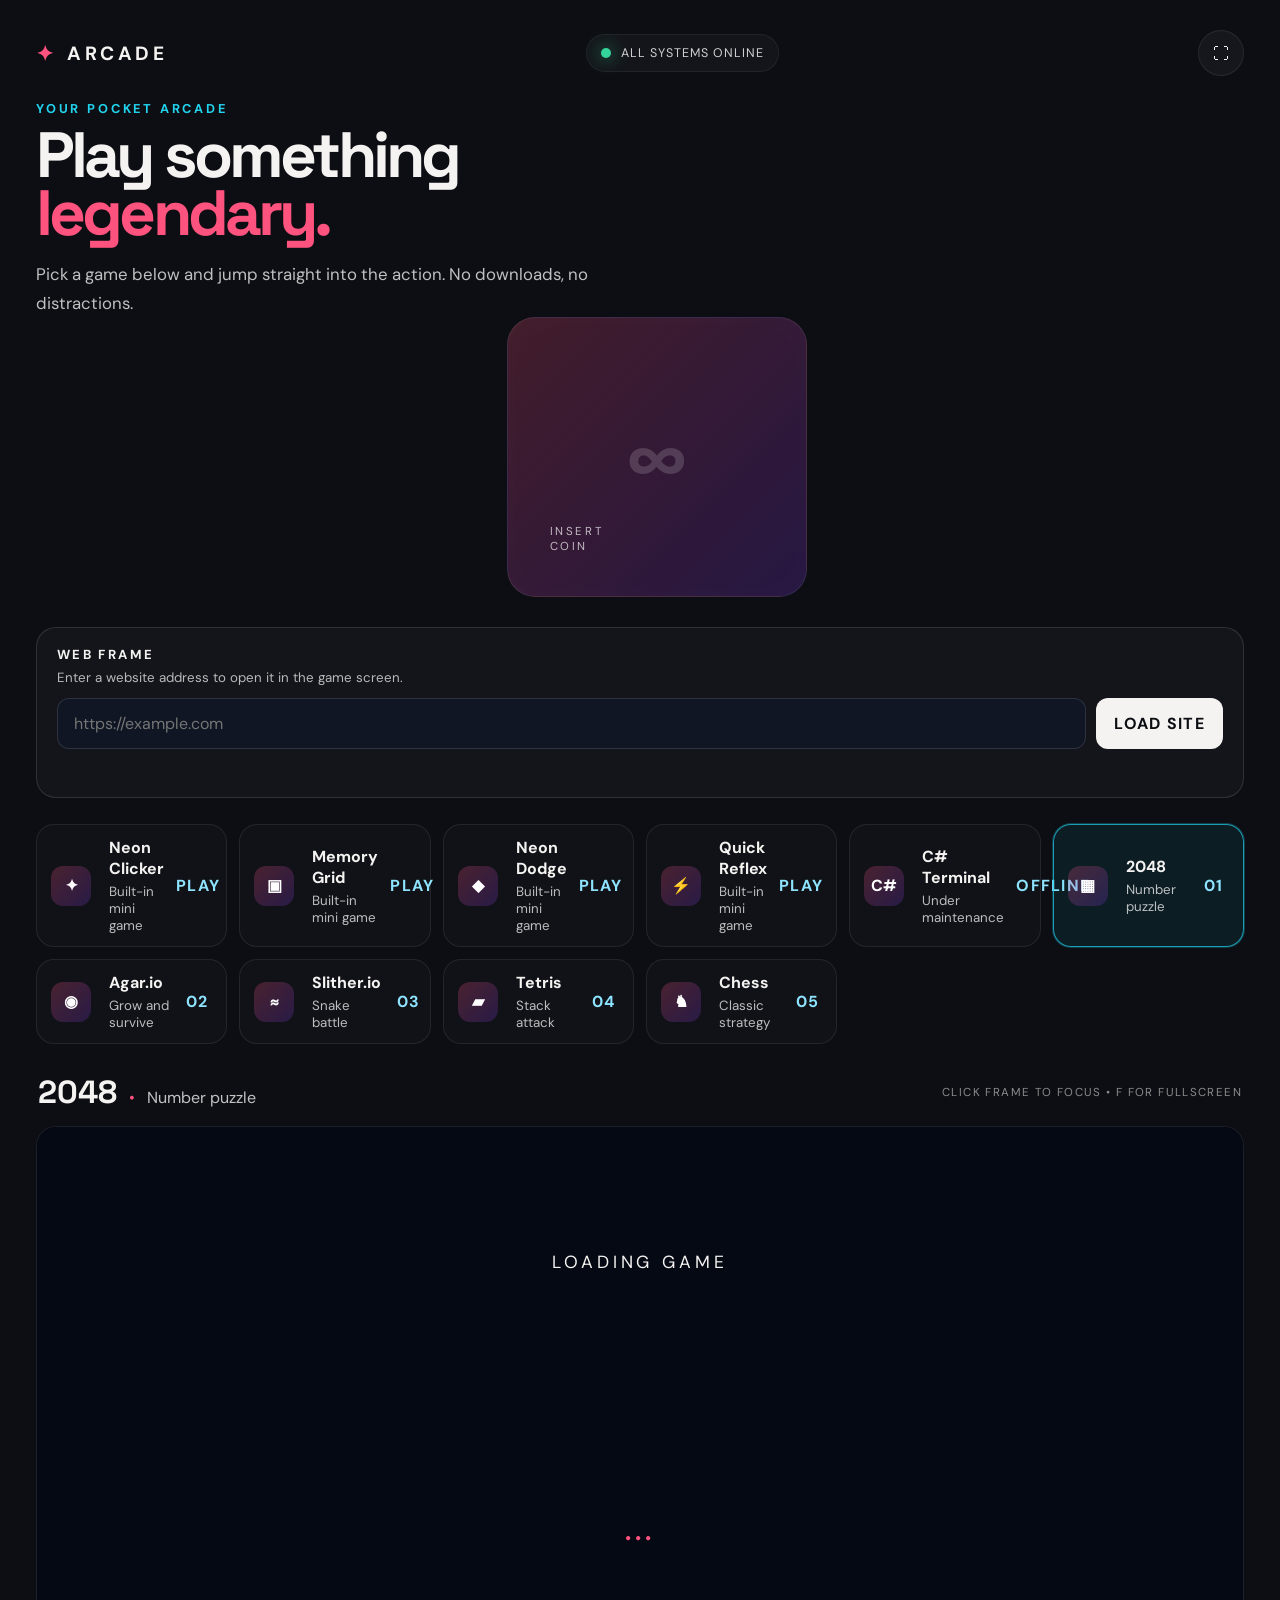
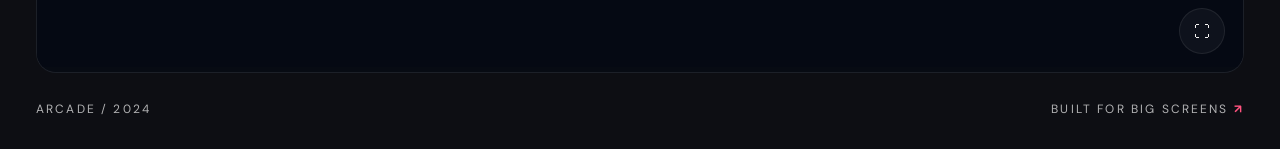
<file: index.html>
<!DOCTYPE html>
<html lang="en">
  <head>
    <meta charset="UTF-8" />
    <meta name="viewport" content="width=device-width, initial-scale=1.0" />
    <title>Arcade — Play in Fullscreen</title>
    <link rel="preconnect" href="https://fonts.googleapis.com" />
    <link rel="preconnect" href="https://fonts.gstatic.com" crossorigin />
    <link href="https://fonts.googleapis.com/css2?family=DM+Sans:wght@400;500;700&family=Space+Grotesk:wght@500;600;700&display=swap" rel="stylesheet" />
    <link rel="stylesheet" href="styles.css" />
  </head>
  <body>
    <main class="app-shell">
      <nav class="topbar">
        <a class="brand" href="#"><span class="brand-mark">✦</span> ARCADE</a>
        <div class="status"><span class="pulse"></span> All systems online</div>
        <button class="icon-button" id="fullscreenButton" type="button" aria-label="Toggle fullscreen">⛶</button>
      </nav>

      <section class="hero">
        <div>
          <p class="eyebrow">YOUR POCKET ARCADE</p>
          <h1>Play something<br /><em>legendary.</em></h1>
          <p class="intro">Pick a game below and jump straight into the action. No downloads, no distractions.</p>

          

        <div class="hero-orb"><span>INSERT<br />COIN</span><strong>∞</strong></div>
      </section>

      <section class="web-frame-tool" aria-label="Open a website inside the arcade">
        <div>
          <strong>WEB FRAME</strong>
          <small>Enter a website address to open it in the game screen.</small>
        </div>
        <form id="webFrameForm" class="web-frame-form">
          <label class="sr-only" for="webFrameUrl">Website URL</label>
          <input id="webFrameUrl" type="text" inputmode="url" autocomplete="url" placeholder="https://example.com" />
          <button type="submit">LOAD SITE</button>
        </form>
        <p id="webFrameMessage" class="web-frame-message" role="status"></p>
      </section>

      <section class="game-picker" aria-label="Choose a game">
        <button class="game-button" data-game="mini-clicker"><span class="game-icon">✦</span><span><b>Neon Clicker</b><small>Built-in mini game</small></span><i>PLAY</i></button>
        <button class="game-button" data-game="mini-memory"><span class="game-icon">▣</span><span><b>Memory Grid</b><small>Built-in mini game</small></span><i>PLAY</i></button>
        <button class="game-button" data-game="mini-dodge"><span class="game-icon">◆</span><span><b>Neon Dodge</b><small>Built-in mini game</small></span><i>PLAY</i></button>
        <button class="game-button" data-game="mini-reaction"><span class="game-icon">⚡</span><span><b>Quick Reflex</b><small>Built-in mini game</small></span><i>PLAY</i></button>
        <button class="game-button terminal-disabled" data-game="csharp-terminal" disabled aria-disabled="true" title="Terminal under maintenance"><span class="game-icon">C#</span><span><b>C# Terminal</b><small>Under maintenance</small></span><i>OFFLINE</i></button>
        <button class="game-button active" data-game="2048"><span class="game-icon">▦</span><span><b>2048</b><small>Number puzzle</small></span><i>01</i></button>
        <button class="game-button" data-game="agar"><span class="game-icon">◉</span><span><b>Agar.io</b><small>Grow and survive</small></span><i>02</i></button>
        <button class="game-button" data-game="slither"><span class="game-icon">≈</span><span><b>Slither.io</b><small>Snake battle</small></span><i>03</i></button>
        <button class="game-button" data-game="tetris"><span class="game-icon">▰</span><span><b>Tetris</b><small>Stack attack</small></span><i>04</i></button>
        <button class="game-button" data-game="chess"><span class="game-icon">♞</span><span><b>Chess</b><small>Classic strategy</small></span><i>05</i></button>
      </section>

      <section class="stage-wrap">
        <div class="stage-heading">
          <span>
            <strong id="gameTitle">2048</strong>
            <span class="dot">•</span>
            <span id="gameType">Number puzzle</span>
          </span>
          <span class="controls-hint">CLICK FRAME TO FOCUS • F FOR FULLSCREEN</span>
        </div>

        <div class="stage" id="stage">
          <iframe id="gameFrame" title="Arcade game" allow="fullscreen; autoplay; gamepad" allowfullscreen src="about:blank"></iframe>
          <button class="stage-fullscreen" id="stageFullscreenButton" type="button" aria-label="Enter game fullscreen" title="Enter game fullscreen">⛶</button>
          <div class="loading" id="loading">LOADING GAME<span>•••</span></div>
        </div>
      </section>

      <footer>
        <span>ARCADE / 2024</span>
        <span>BUILT FOR BIG SCREENS <b>↗</b></span>
      </footer>
    </main>

    <script src="script.js"></script>
  </body>
</html>
</file>
<file: styles.css>
* { box-sizing: border-box; }

:root {
  --bg: #0d0e13;
  --panel: #171820;
  --muted: #8d8f9d;
  --pink: #ff537f;
  --cyan: #22d3ee;
  --purple: #7c3aed;
  --green: #34d399;
  --white: #f4f3f1;
  --line: rgba(148, 163, 184, 0.2);
}

html, body {
  margin: 0;
  min-height: 100%;
  background: var(--bg);
  color: var(--white);
  font-family: 'DM Sans', sans-serif;
}

body {
  min-height: 100vh;
}

button, input {
  font: inherit;
}

.app-shell {
  max-width: 1460px;
  margin: 0 auto;
  padding: 18px 18px 32px;
}

.topbar {
  display: flex;
  align-items: center;
  justify-content: space-between;
  gap: 18px;
  padding: 12px 18px 18px;
}

.brand {
  display: inline-flex;
  align-items: center;
  gap: 10px;
  color: var(--white);
  font-size: 1.2rem;
  font-weight: 700;
  letter-spacing: 0.18em;
  text-transform: uppercase;
  text-decoration: none;
}

.brand-mark {
  color: var(--pink);
  font-size: 1.3rem;
}

.status {
  display: inline-flex;
  align-items: center;
  gap: 10px;
  padding: 10px 14px;
  border-radius: 999px;
  background: rgba(255, 255, 255, 0.03);
  border: 1px solid rgba(255, 255, 255, 0.06);
  font-size: 0.78rem;
  color: rgba(255, 255, 255, 0.8);
  text-transform: uppercase;
  letter-spacing: 0.08em;
}

.pulse {
  display: inline-block;
  width: 10px;
  height: 10px;
  border-radius: 50%;
  background: var(--green);
  box-shadow: 0 0 18px rgba(52, 211, 153, 0.9);
}

.icon-button,
.stage-fullscreen {
  width: 46px;
  height: 46px;
  border: 1px solid rgba(255, 255, 255, 0.08);
  border-radius: 50%;
  background: rgba(255, 255, 255, 0.04);
  color: var(--white);
  cursor: pointer;
}

.hero {
  display: grid;
  grid-template-columns: 1.3fr 0.7fr;
  gap: 22px;
  align-items: center;
  padding: 6px 18px 30px;
}

.eyebrow {
  margin: 0 0 10px;
  color: var(--cyan);
  font-size: 0.8rem;
  letter-spacing: 0.22em;
  text-transform: uppercase;
  font-weight: 700;
}

.hero h1 {
  margin: 0;
  font-size: clamp(3.2rem, 5vw, 5.2rem);
  line-height: 0.9;
  letter-spacing: -0.06em;
  font-family: 'Space Grotesk', sans-serif;
}

.hero h1 em {
  color: var(--pink);
  font-style: normal;
}

.intro {
  max-width: 620px;
  margin: 18px 0 0;
  color: rgba(255, 255, 255, 0.74);
  font-size: 1.05rem;
  line-height: 1.7;
}

.hero-actions {
  display: flex;
  flex-wrap: wrap;
  align-items: center;
  gap: 12px;
  margin-top: 22px;
}

.terminal-launch,
.web-frame-form button,
.game-button,
.icon-button,
.stage-fullscreen {
  transition: transform 0.18s ease, box-shadow 0.18s ease, opacity 0.18s ease;
}

.terminal-launch {
  border: none;
  border-radius: 999px;
  padding: 12px 18px;
  background: linear-gradient(135deg, var(--cyan), var(--purple));
  color: #fff;
  font-weight: 700;
  letter-spacing: 0.08em;
  text-transform: uppercase;
  cursor: pointer;
  box-shadow: 0 14px 28px rgba(34, 211, 238, 0.25);
}

.terminal-link {
  color: #8ee4ff;
  text-decoration: none;
  font-weight: 600;
}

.hero-orb {
  display: grid;
  place-items: center;
  position: relative;
  width: min(100%, 300px);
  height: 280px;
  border-radius: 28px;
  margin-left: auto;
  background: linear-gradient(135deg, rgba(255, 83, 127, 0.22), rgba(124, 58, 237, 0.22));
  border: 1px solid rgba(255, 255, 255, 0.08);
  box-shadow: inset 0 0 50px rgba(255, 255, 255, 0.02);
}

.hero-orb span {
  position: absolute;
  inset: auto auto 42px 42px;
  font-size: 0.72rem;
  letter-spacing: 0.22em;
  text-transform: uppercase;
  color: rgba(255, 255, 255, 0.7);
}

.hero-orb strong {
  font-size: 5rem;
  color: rgba(255, 255, 255, 0.16);
}

.web-frame-tool {
  display: grid;
  gap: 12px;
  margin: 0 18px;
  padding: 18px 20px;
  border: 1px solid var(--line);
  border-radius: 20px;
  background: rgba(255, 255, 255, 0.03);
}

.web-frame-tool > div {
  display: flex;
  flex-direction: column;
  gap: 6px;
}

.web-frame-tool strong {
  font-size: 0.82rem;
  letter-spacing: 0.18em;
  text-transform: uppercase;
}

.web-frame-tool small {
  color: rgba(255, 255, 255, 0.7);
}

.web-frame-form {
  display: flex;
  gap: 10px;
  flex-wrap: wrap;
}

.web-frame-form input {
  flex: 1;
  min-width: 180px;
  border: 1px solid rgba(255, 255, 255, 0.12);
  border-radius: 12px;
  background: rgba(15, 23, 42, 0.7);
  color: var(--white);
  padding: 14px 16px;
}

.web-frame-form button {
  border: none;
  border-radius: 12px;
  padding: 14px 18px;
  background: #f4f3f1;
  color: #0d0e13;
  font-weight: 700;
  letter-spacing: 0.08em;
  text-transform: uppercase;
  cursor: pointer;
}

.web-frame-message {
  min-height: 18px;
  margin: 0;
  color: #93c5fd;
}

.game-picker {
  display: grid;
  grid-template-columns: repeat(auto-fit, minmax(180px, 1fr));
  gap: 12px;
  padding: 26px 18px 0;
}

.game-button {
  display: grid;
  grid-template-columns: 46px 1fr auto;
  align-items: center;
  gap: 12px;
  border: 1px solid rgba(255, 255, 255, 0.08);
  border-radius: 18px;
  background: rgba(255, 255, 255, 0.02);
  color: var(--white);
  min-height: 84px;
  padding: 12px 14px;
  text-align: left;
  cursor: pointer;
}

.game-button:hover,.terminal-launch:hover,.web-frame-form button:hover,.icon-button:hover,.stage-fullscreen:hover {
  transform: translateY(-1px);
}

.game-button.active {
  border-color: rgba(34, 211, 238, 0.7);
  background: rgba(34, 211, 238, 0.08);
  box-shadow: 0 0 0 1px rgba(34, 211, 238, 0.25);
}

.game-icon {
  display: grid;
  place-items: center;
  width: 40px;
  height: 40px;
  border-radius: 12px;
  background: linear-gradient(135deg, rgba(255, 83, 127, 0.24), rgba(124, 58, 237, 0.22));
  color: #fff;
  font-weight: 700;
  font-size: 1rem;
}

.game-button span:nth-child(2) {
  display: flex;
  flex-direction: column;
  gap: 4px;
}

.game-button b {
  font-size: 1rem;
}

.game-button small {
  color: rgba(255, 255, 255, 0.72);
}

.game-button i {
  font-style: normal;
  min-width: 30px;
  text-align: center;
  color: #8ee4ff;
  font-weight: 700;
  letter-spacing: 0.08em;
}

.stage-wrap {
  padding: 28px 18px 0;
}

.stage-heading {
  display: flex;
  align-items: center;
  justify-content: space-between;
  gap: 16px;
  padding: 0 2px 14px;
  color: rgba(255, 255, 255, 0.75);
}

.stage-heading strong {
  font-family: 'Space Grotesk', sans-serif;
  font-size: 2rem;
  color: var(--white);
}

.dot {
  color: var(--pink);
  margin: 0 8px;
}

.controls-hint {
  color: rgba(255, 255, 255, 0.52);
  font-size: 0.72rem;
  letter-spacing: 0.12em;
  text-transform: uppercase;
}

.stage {
  position: relative;
  overflow: hidden;
  border: 1px solid rgba(255, 255, 255, 0.08);
  border-radius: 20px;
  background: #090d16;
  min-height: 540px;
}

#gameFrame {
  width: 100%;
  min-height: 540px;
  border: 0;
  background: #050816;
}

.stage-fullscreen {
  position: absolute;
  right: 18px;
  bottom: 18px;
  z-index: 2;
}

.loading {
  position: absolute;
  inset: 0;
  display: grid;
  place-items: center;
  gap: 8px;
  background: rgba(6, 10, 18, 0.7);
  color: var(--white);
  font-size: 1.1rem;
  letter-spacing: 0.22em;
  text-transform: uppercase;
  opacity: 1;
  transition: opacity 0.25s ease;
}

.loading span {
  color: var(--pink);
}

footer {
  display: flex;
  align-items: center;
  justify-content: space-between;
  gap: 12px;
  padding: 28px 18px 0;
  color: rgba(255, 255, 255, 0.68);
  font-size: 0.75rem;
  letter-spacing: 0.18em;
  text-transform: uppercase;
}

footer b {
  color: var(--pink);
}

.sr-only {
  position: absolute;
  width: 1px;
  height: 1px;
  padding: 0;
  margin: -1px;
  overflow: hidden;
  clip: rect(0, 0, 0, 0);
  white-space: nowrap;
  border: 0;
}

@media (max-width: 780px) {
  .hero {
    grid-template-columns: 1fr;
  }

  .hero-orb {
    margin-left: 0;
    width: 100%;
    max-width: 320px;
  }

  .stage-heading {
    flex-direction: column;
    align-items: flex-start;
  }

  .controls-hint {
    letter-spacing: 0.08em;
  }

  footer {
    flex-direction: column;
    align-items: flex-start;
  }
}
</file>
